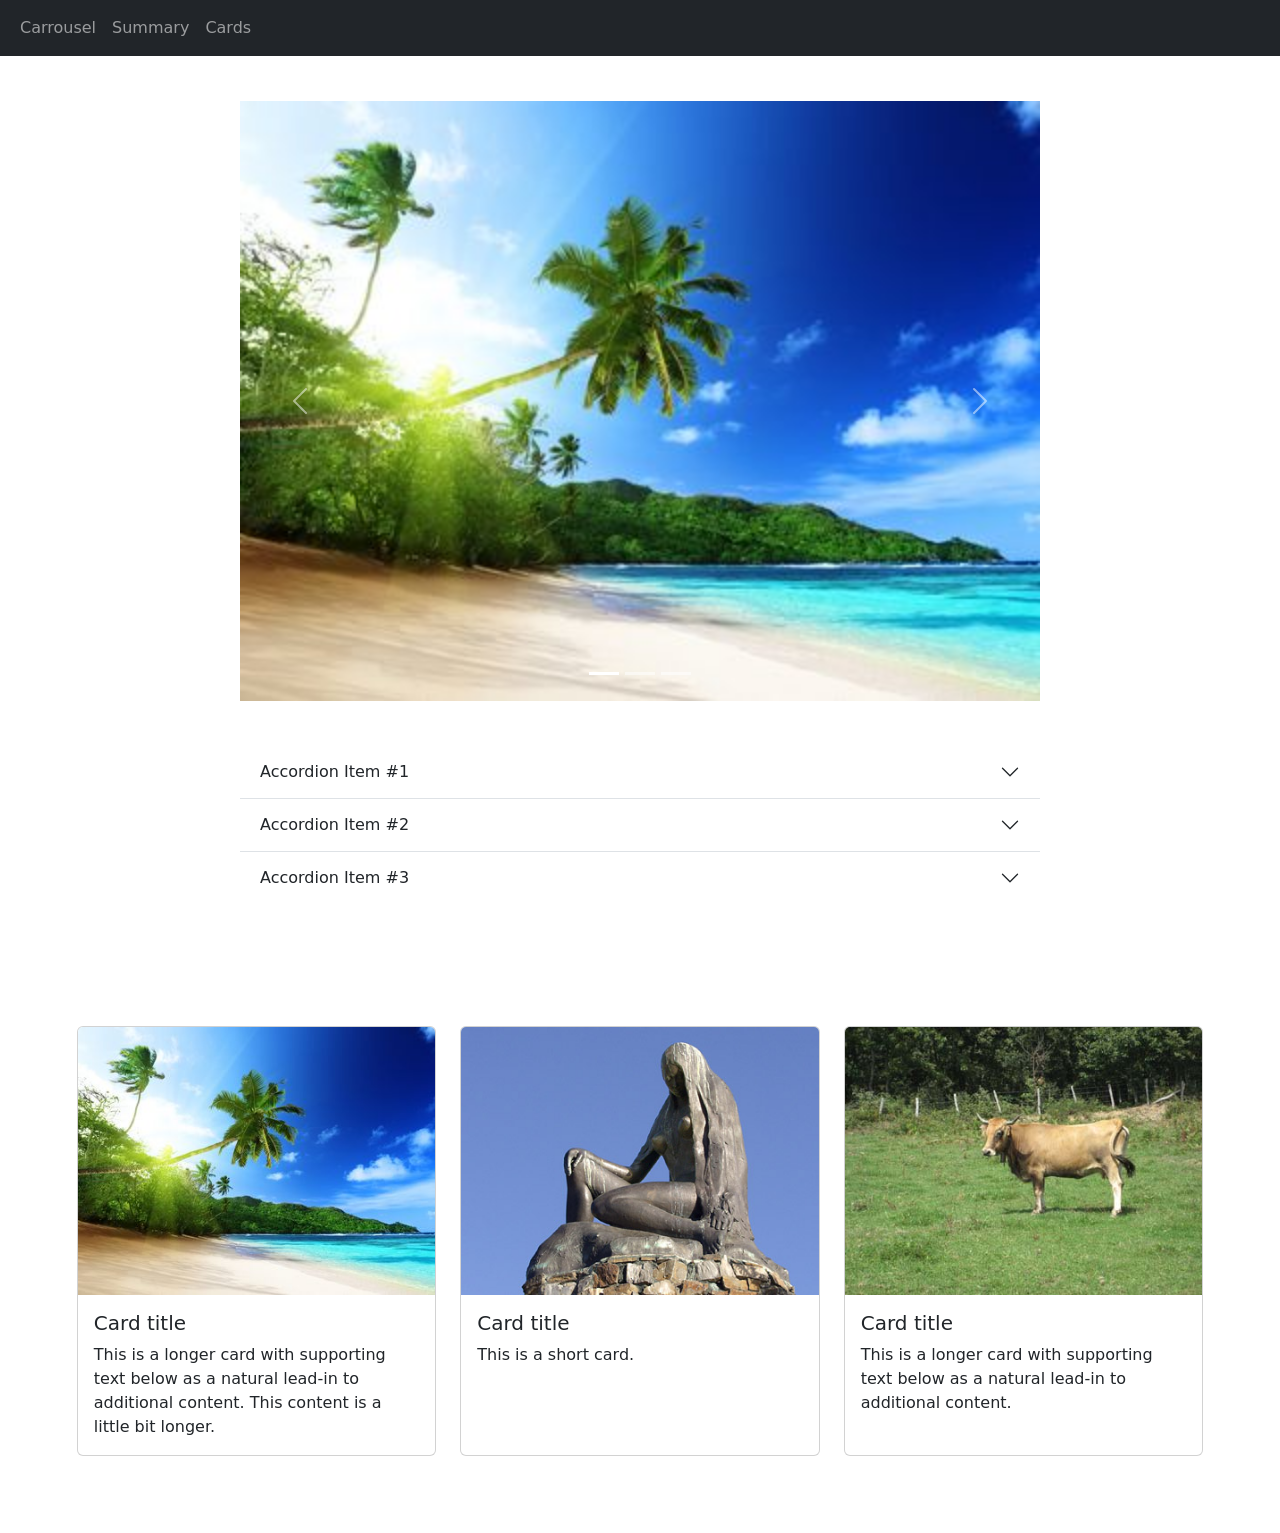
<file: lp_bs/index.html>
<!DOCTYPE html>
<html lang="en">

<head>
  <meta charset="UTF-8">
  <meta name="viewport" content="width=device-width, initial-scale=1.0">
  <title>LP-Bootstrap</title>
  <link rel="stylesheet" href="style.css">
  <link href="https://cdn.jsdelivr.net/npm/bootstrap@5.0.2/dist/css/bootstrap.min.css" rel="stylesheet"
    integrity="sha384-EVSTQN3/azprG1Anm3QDgpJLIm9Nao0Yz1ztcQTwFspd3yD65VohhpuuCOmLASjC" crossorigin="anonymous">
  <script src="https://cdn.jsdelivr.net/npm/bootstrap@5.0.2/dist/js/bootstrap.bundle.min.js"
    integrity="sha384-MrcW6ZMFYlzcLA8Nl+NtUVF0sA7MsXsP1UyJoMp4YLEuNSfAP+JcXn/tWtIaxVXM"
    crossorigin="anonymous"></script>
</head>

<body>
  <nav class="navbar navbar-expand-lg navbar-dark bg-dark">
    <div class="container-fluid">
      <button class="navbar-toggler" type="button" data-bs-toggle="collapse" data-bs-target="#navbarNavAltMarkup"
        aria-controls="navbarNavAltMarkup" aria-expanded="false" aria-label="Toggle navigation">
        <span class="navbar-toggler-icon"></span>
      </button>
      <div class="collapse navbar-collapse" id="navbarNavAltMarkup">
        <div class="navbar-nav">
          <a class="nav-link" href="#s1">Carrousel</a>
          <a class="nav-link" href="#s2">Summary</a>
          <a class="nav-link" href="#s3">Cards</a>
        </div>
      </div>
    </div>
  </nav>
  <section id="s1">
    <div id="carouselExampleIndicators" class="carousel slide" data-bs-ride="carousel">
      <div class="carousel-indicators">
        <button type="button" data-bs-target="#carouselExampleIndicators" data-bs-slide-to="0" class="active"
          aria-current="true" aria-label="Slide 1"></button>
        <button type="button" data-bs-target="#carouselExampleIndicators" data-bs-slide-to="1"
          aria-label="Slide 2"></button>
        <button type="button" data-bs-target="#carouselExampleIndicators" data-bs-slide-to="2"
          aria-label="Slide 3"></button>
      </div>
      <div class="carousel-inner">
        <div class="carousel-item active">
          <img src="./images/01.jpg" class="d-block w-100" alt="...">
        </div>
        <div class="carousel-item">
          <img src="./images/02.jpg" class="d-block w-100" alt="...">
        </div>
        <div class="carousel-item">
          <img src="./images/03.jpg" class="d-block w-100" alt="...">
        </div>
      </div>
      <button class="carousel-control-prev" type="button" data-bs-target="#carouselExampleIndicators"
        data-bs-slide="prev">
        <span class="carousel-control-prev-icon" aria-hidden="true"></span>
        <span class="visually-hidden">Previous</span>
      </button>
      <button class="carousel-control-next" type="button" data-bs-target="#carouselExampleIndicators"
        data-bs-slide="next">
        <span class="carousel-control-next-icon" aria-hidden="true"></span>
        <span class="visually-hidden">Next</span>
      </button>
    </div>
  </section>
  <section id="s2">
    <div class="accordion accordion-flush" id="accordionFlushExample">
      <div class="accordion-item">
        <h2 class="accordion-header" id="flush-headingOne">
          <button class="accordion-button collapsed" type="button" data-bs-toggle="collapse"
            data-bs-target="#flush-collapseOne" aria-expanded="false" aria-controls="flush-collapseOne">
            Accordion Item #1
          </button>
        </h2>
        <div id="flush-collapseOne" class="accordion-collapse collapse" aria-labelledby="flush-headingOne"
          data-bs-parent="#accordionFlushExample">
          <div class="accordion-body">Placeholder content for this accordion, which is intended to demonstrate the
            <code>.accordion-flush</code> class. This is the first item's accordion body.
          </div>
        </div>
      </div>
      <div class="accordion-item">
        <h2 class="accordion-header" id="flush-headingTwo">
          <button class="accordion-button collapsed" type="button" data-bs-toggle="collapse"
            data-bs-target="#flush-collapseTwo" aria-expanded="false" aria-controls="flush-collapseTwo">
            Accordion Item #2
          </button>
        </h2>
        <div id="flush-collapseTwo" class="accordion-collapse collapse" aria-labelledby="flush-headingTwo"
          data-bs-parent="#accordionFlushExample">
          <div class="accordion-body">Placeholder content for this accordion, which is intended to demonstrate the
            <code>.accordion-flush</code> class. This is the second item's accordion body. Let's imagine this being
            filled with some actual content.
          </div>
        </div>
      </div>
      <div class="accordion-item">
        <h2 class="accordion-header" id="flush-headingThree">
          <button class="accordion-button collapsed" type="button" data-bs-toggle="collapse"
            data-bs-target="#flush-collapseThree" aria-expanded="false" aria-controls="flush-collapseThree">
            Accordion Item #3
          </button>
        </h2>
        <div id="flush-collapseThree" class="accordion-collapse collapse" aria-labelledby="flush-headingThree"
          data-bs-parent="#accordionFlushExample">
          <div class="accordion-body">Placeholder content for this accordion, which is intended to demonstrate the
            <code>.accordion-flush</code> class. This is the third item's accordion body. Nothing more exciting
            happening here in terms of content, but just filling up the space to make it look, at least at first glance,
            a bit more representative of how this would look in a real-world application.
          </div>
        </div>
      </div>
    </div>
  </section>
  <section id="s3">
    <div class="row row-cols-1 row-cols-md-3 g-4">
      <div class="col">
        <div class="card h-100">
          <img src="./images/01.jpg" class="card-img-top" alt="...">
          <div class="card-body">
            <h5 class="card-title">Card title</h5>
            <p class="card-text">This is a longer card with supporting text below as a natural lead-in to additional
              content. This content is a little bit longer.</p>
          </div>
        </div>
      </div>
      <div class="col">
        <div class="card h-100">
          <img src="./images/02.jpg" class="card-img-top" alt="...">
          <div class="card-body">
            <h5 class="card-title">Card title</h5>
            <p class="card-text">This is a short card.</p>
          </div>
        </div>
      </div>
      <div class="col">
        <div class="card h-100">
          <img src="./images/03.jpg" class="card-img-top" alt="...">
          <div class="card-body">
            <h5 class="card-title">Card title</h5>
            <p class="card-text">This is a longer card with supporting text below as a natural lead-in to additional
              content.</p>
          </div>
        </div>
      </div>
    </div>
  </section>
</body>

</html>
</file>
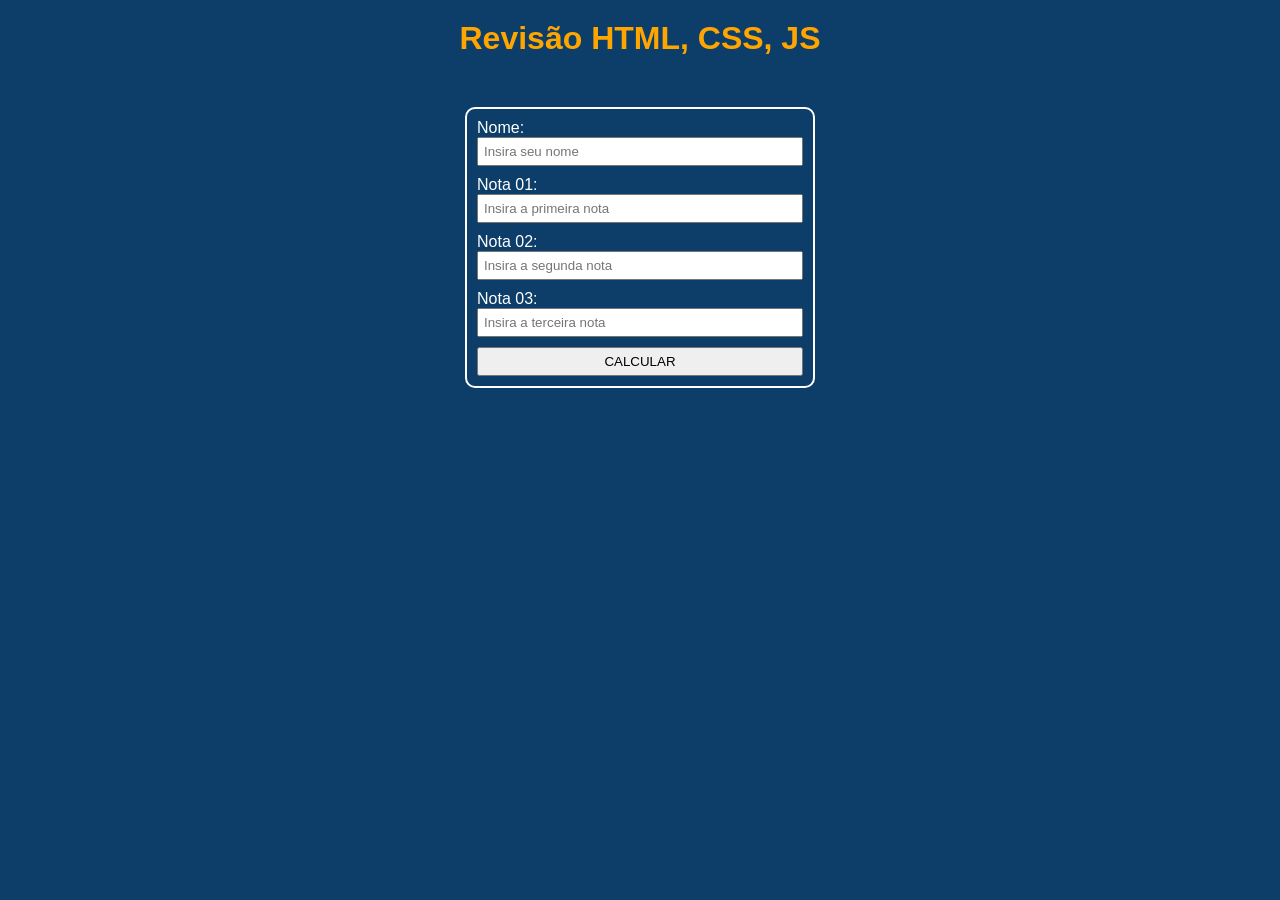
<file: mediaPlusMultiplicacao/index.html>
<!DOCTYPE html>
<html lang="en">
<head>
    <meta charset="UTF-8">
    <meta name="viewport" content="width=device-width, initial-scale=1.0">
    <title>Revisão HTML, CSS, JS</title>
    <link rel="stylesheet" href="style.css">
</head>
<body>
     <h1>Revisão HTML, CSS, JS</h1>

    <!-- nome, 3 notas, final -> mult * 3 e printar -->
    <main>
        <div class="wrap-inputs">
            <label for="nome">Nome:</label>
            <input id="nome" type="text" placeholder="Insira seu nome">
        </div>

        <div class="wrap-inputs">
            <label for="nota1">Nota 01:</label>
            <input id="nota1" type="number" placeholder="Insira a primeira nota">
        </div>

        <div class="wrap-inputs">
            <label for="nota2">Nota 02:</label>
            <input id="nota2" type="number" placeholder="Insira a segunda nota">
        </div>

        <div class="wrap-inputs">
            <label for="nota3">Nota 03:</label>
            <input id="nota3" type="number" placeholder="Insira a terceira nota">
        </div>

        <button onclick="calcular()">CALCULAR</button>
    </main>

    <p id="resposta"></p>

    <script src="script.js"></script>
</body>
</html>
</file>
<file: lp_bs/style.css>
* {
    margin: 0;
    padding: 0;
    box-sizing: border-box;
}

body {
    display: flex;
    flex-direction: column;
    align-items: center;
    justify-content: center;
}

.navbar {
    width: 100%;
}

#s1,
#s2,
#s3 {
    margin-top: 5vh;
}

#s3{
    padding: 6vw;
}

.carousel, .accordion {
    width: 800px;
}

@media (width <=1000px) {

    #s1,
    #s2,
    #s3 {
        margin-top: 0;
    }

    .carousel, .accordion {
        width: 100vw;
    }
}
</file>
<file: mediaPlusMultiplicacao/style.css>
*{
    margin: 0;
    padding: 0;
    box-sizing: border-box;
    font-family: Arial, Helvetica, sans-serif;
}

body{
    background-color: #0d3e69;
    color: #ffffff;
    display: flex;
    align-items: center;
    justify-content: center;
    flex-direction: column;
    gap: 50px;
}

h1{
    color: orange;
    margin-top: 20px;
    width: 100%;
    text-align: center;
}

main{
    display: flex;
    align-items: center;
    justify-content: center;
    flex-direction: column;
    gap: 10px;
    border: 2px solid #ffffff;
    padding: 10px;
    border-radius: 10px;
    width: 350px;
}

.wrap-inputs{
    display: flex;
    align-items: left;
    justify-content: center;
    flex-direction: column;
    width: 100%;
}

button, input{
    padding: 5px;
    width: 100%;
}

button:hover{
    cursor: pointer;
}
</file>
